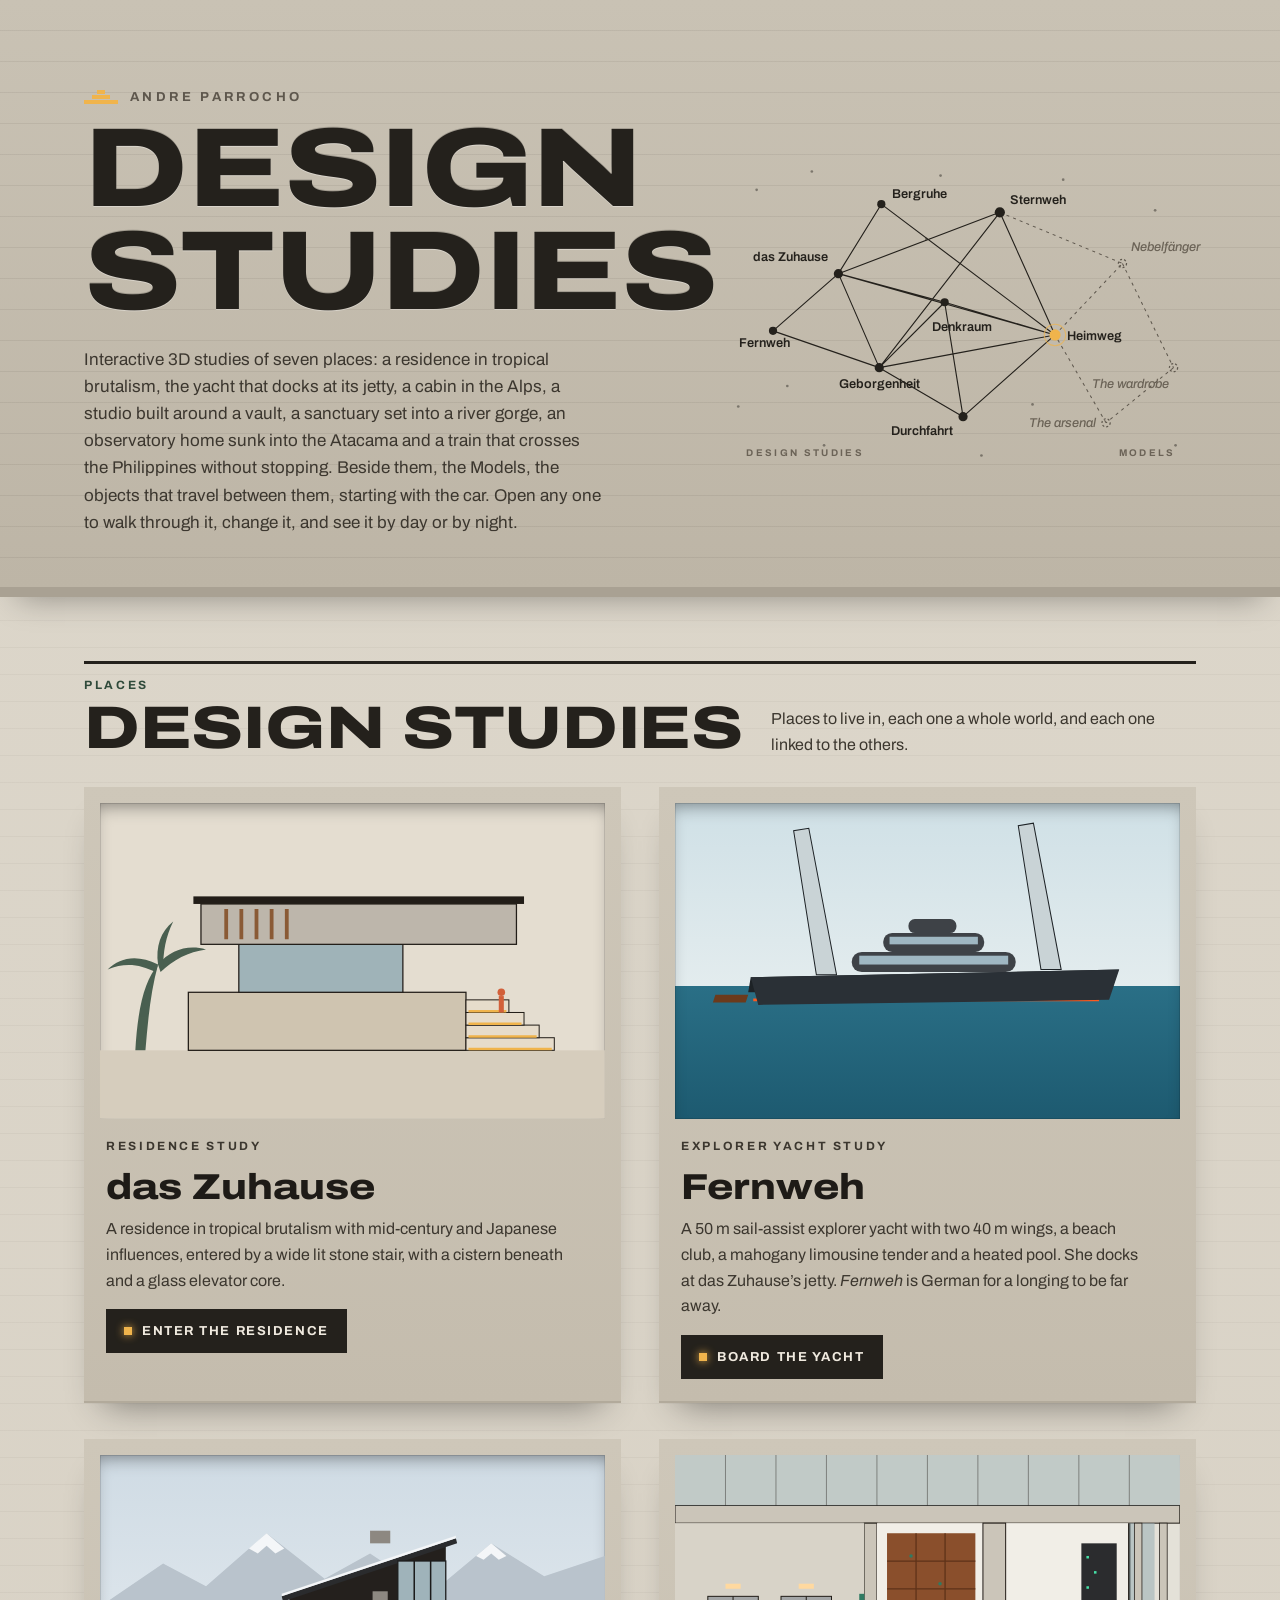
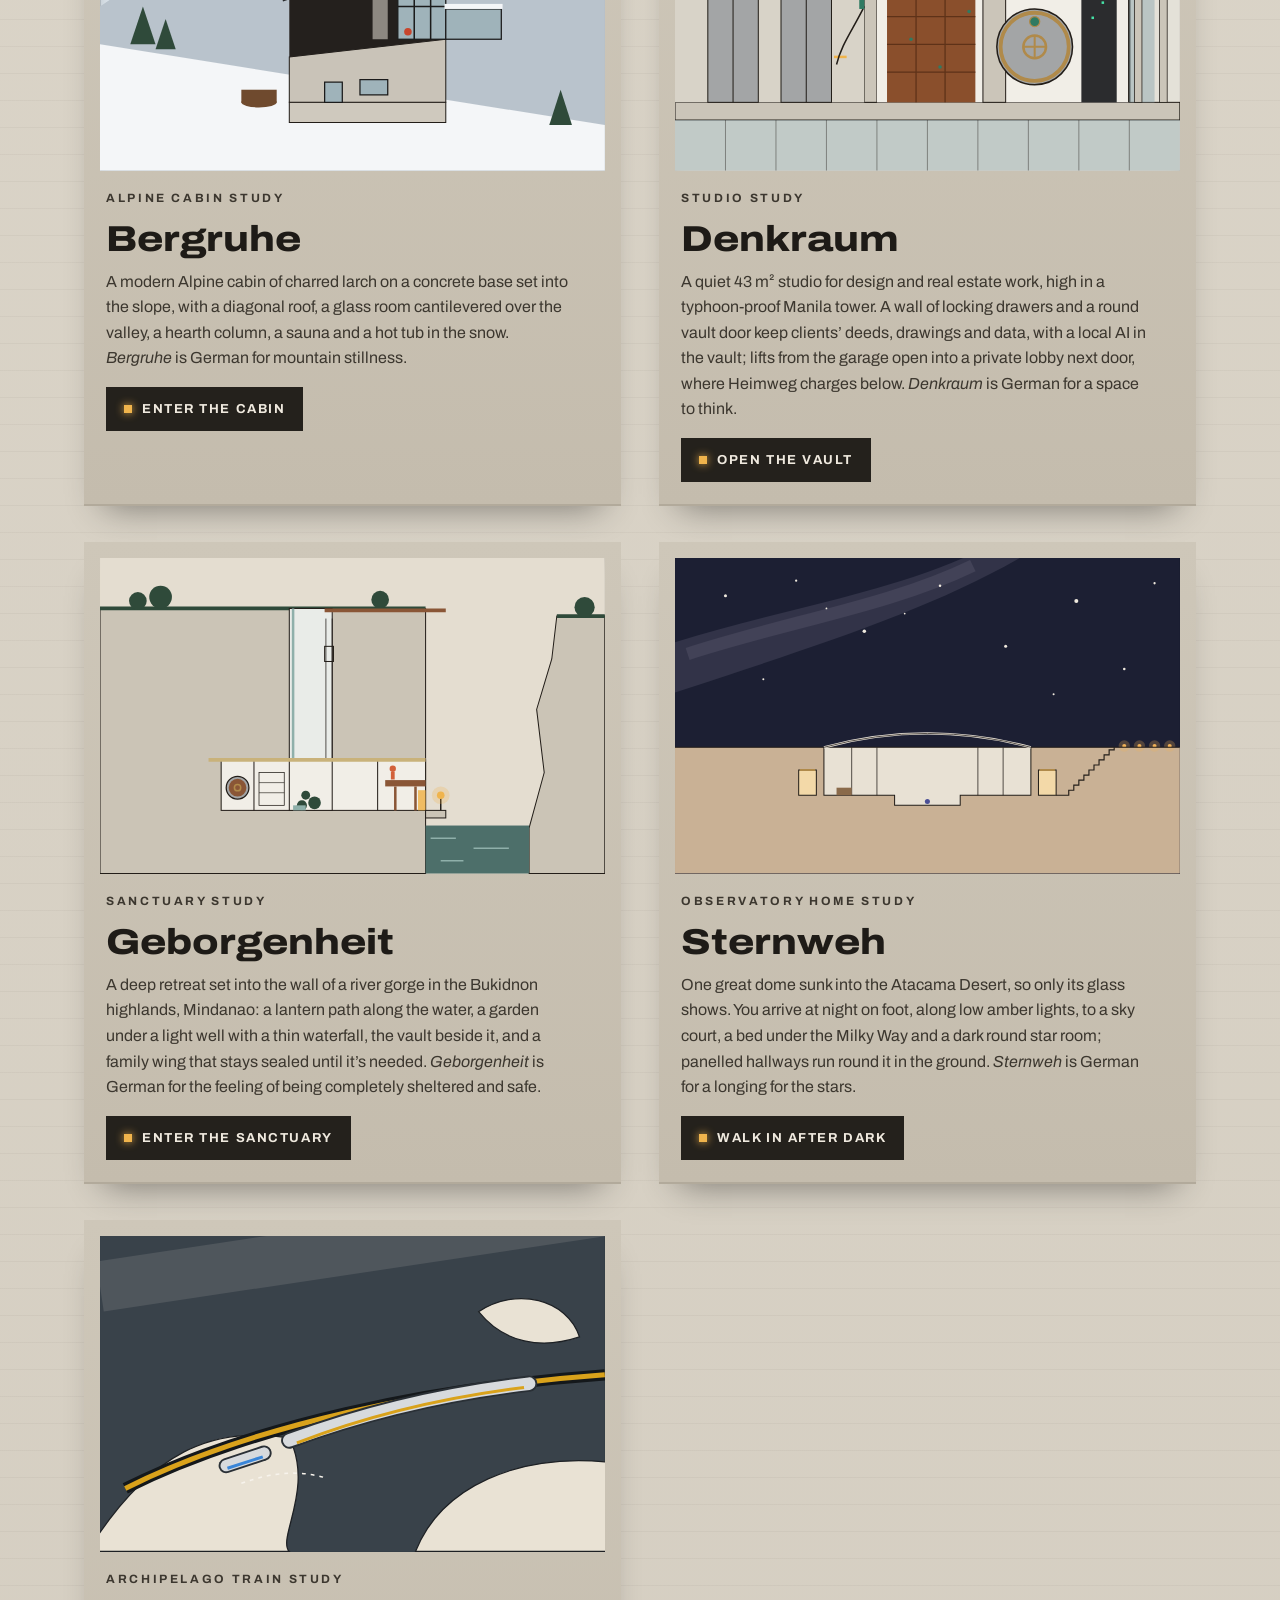
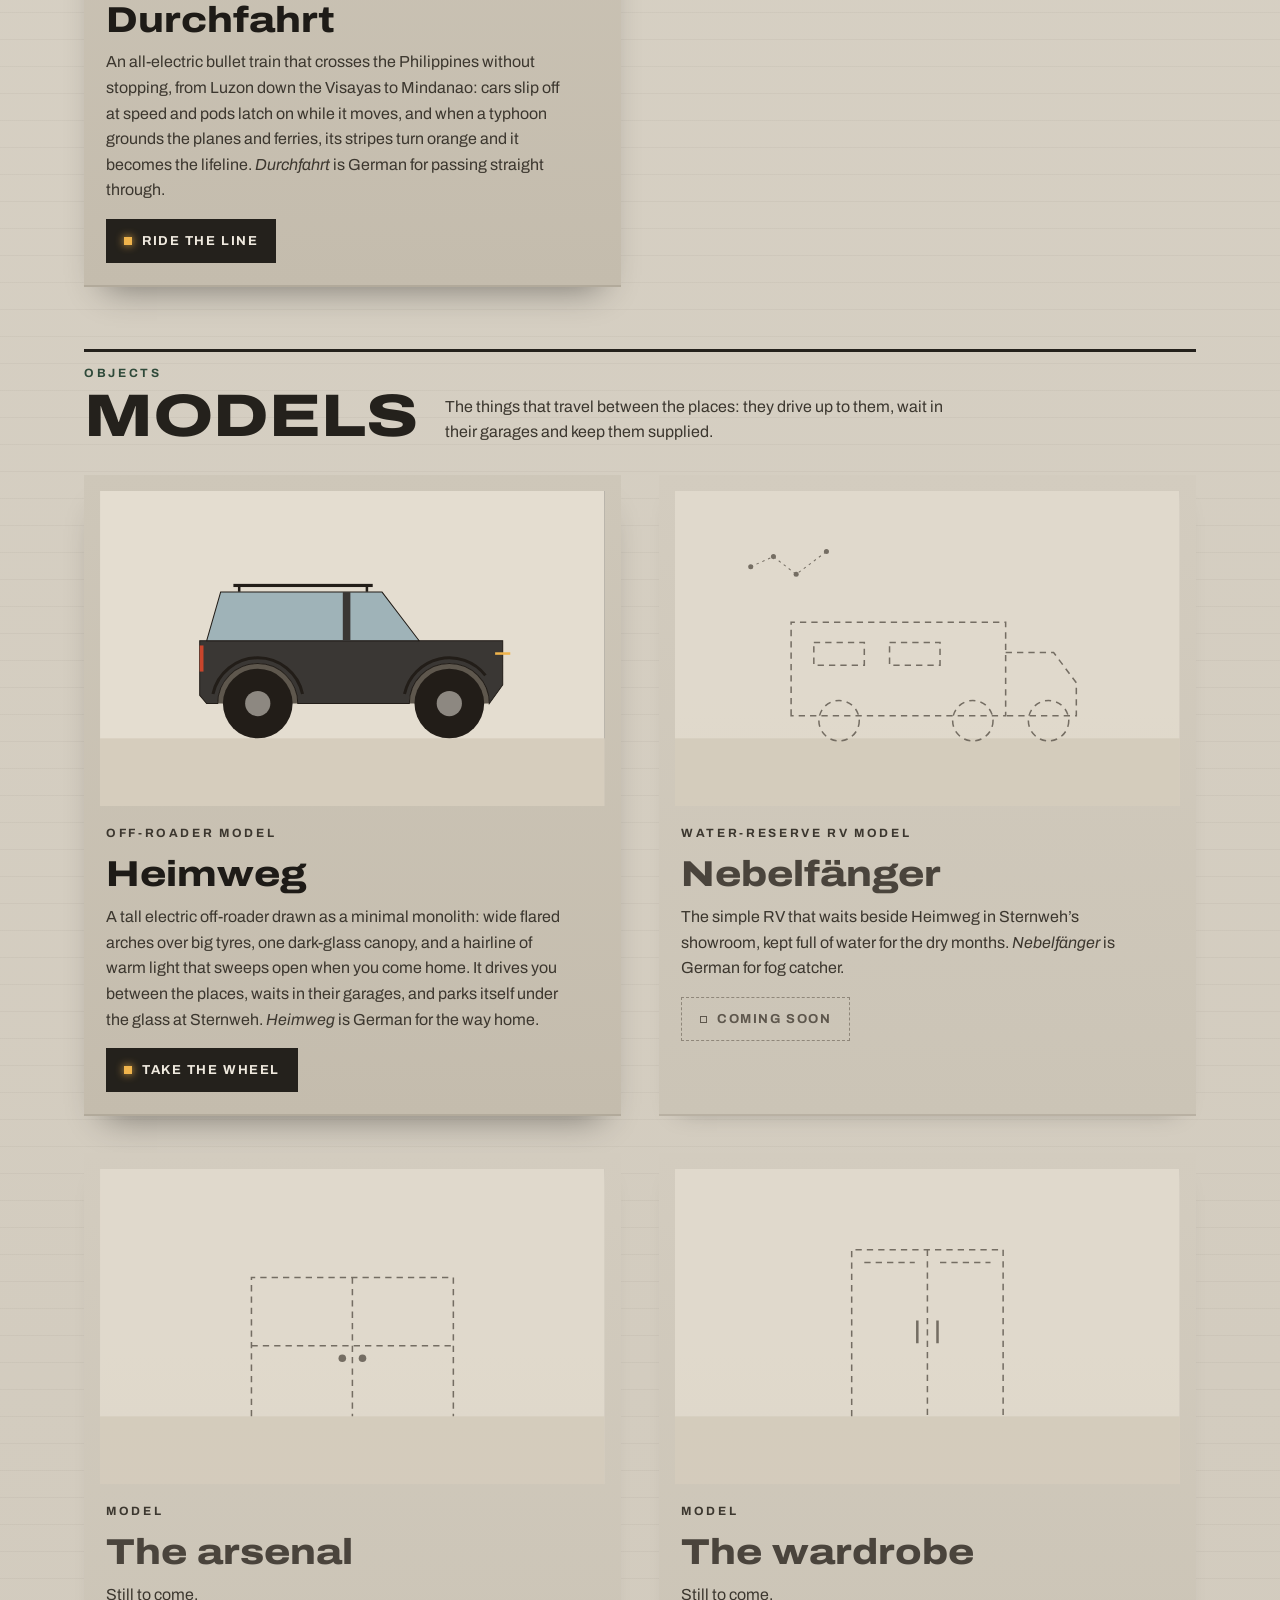
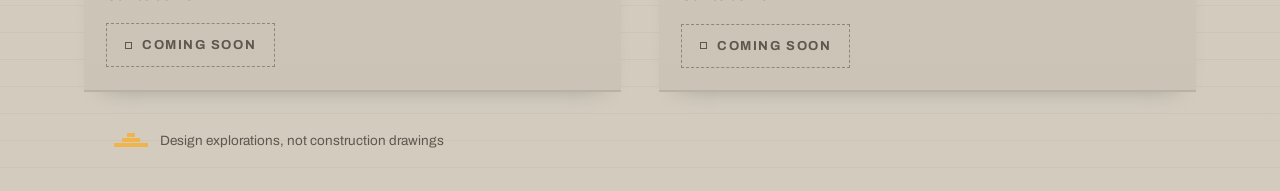
<file: index.html>
<!DOCTYPE html>
<html lang="en">
<head>
<meta charset="utf-8">
<meta name="viewport" content="width=device-width, initial-scale=1">
<title>Design Studies — Andre Parrocho</title>
<link rel="apple-touch-icon" href="/daszehause/icons/apple-touch-icon.png"><link rel="manifest" href="/daszehause/manifest.webmanifest"><meta name="apple-mobile-web-app-capable" content="yes"><meta name="mobile-web-app-capable" content="yes"><meta name="apple-mobile-web-app-title" content="Design Studies"><link rel="icon" type="image/png" sizes="192x192" href="/daszehause/icons/icon-192.png">
<meta name="description" content="Interactive 3D design studies by Andre Parrocho. Design Studies, the places: das Zuhause, a residence in tropical brutalism; Fernweh, the explorer yacht that docks at its jetty; Bergruhe, a cabin in the Alps; Denkraum, a vault-hearted studio high in a Manila tower; Geborgenheit, a sanctuary set into a river gorge in Mindanao; Sternweh, an observatory home sunk into the Atacama Desert; and Durchfahrt, a non-stop train across the Philippines. Models, the objects that travel between them: Heimweg, the off-roader, with more to come.">
<meta property="og:title" content="Design Studies — Andre Parrocho"><meta property="og:description" content="Seven places, das Zuhause, Fernweh, Bergruhe, Denkraum, Geborgenheit, Sternweh and Durchfahrt, and the Models that travel between them, starting with Heimweg, the off-roader."><meta property="og:type" content="website"><meta property="og:url" content="https://24-00237.github.io/daszehause/"><meta property="og:image" content="https://24-00237.github.io/daszehause/preview.png"><meta property="og:image:width" content="1200"><meta property="og:image:height" content="630"><meta name="twitter:card" content="summary_large_image">
<link rel="preconnect" href="https://fonts.googleapis.com">
<link href="https://fonts.googleapis.com/css2?family=Archivo:wdth,wght@100..125,400..800&display=swap" rel="stylesheet">
<style>
/* VOICE: monumental and calm — tropical brutalism, with only a slight art deco accent.
   IDEA: a board-formed concrete entrance wall in the tropics: heavy cast lettering, deep-set openings, a star map linking the studies and the models, one lit stair.
   PICTURE: each study shown as a drawing set deep into a thick concrete frame; a star map of how everything connects and the amber stair lights carry the mood.
   COLOUR and TYPE: warm board-formed concrete, charcoal ink, tropical green, one amber accent from the step lights; Archivo wide and heavy.
   LAYOUT: massive left-aligned title on a concrete band with the star map beside it, then two groups of deep-set sheets, Design Studies (places) and Models (objects), that stack below 760px. The deco touch is one small stepped mark. */
:root{color-scheme:light;--con:#d8d2c6;--con2:#cbc4b6;--ink:#1e1b17;--mute:#5e574d;--amber:#f0b44c;--green:#2f4a3a;--deep:#8f877a}
*{box-sizing:border-box;min-width:0}
body{margin:0;color:var(--ink);font:16px/1.6 Archivo,system-ui,sans-serif;overflow-x:clip;
 background:repeating-linear-gradient(180deg,rgba(0,0,0,0) 0 26px,rgba(60,50,40,.045) 26px 27px),linear-gradient(#ddd7cb,#d2cbbe)}
a{color:inherit}
.band{position:relative;overflow:hidden;background:linear-gradient(#c9c2b4,#bdb5a6);border-bottom:10px solid #a9a193;box-shadow:0 18px 30px -18px rgba(0,0,0,.35)}
.band::after{content:"";position:absolute;inset:0;background:repeating-linear-gradient(180deg,rgba(0,0,0,0) 0 30px,rgba(40,32,24,.07) 30px 31px);pointer-events:none}
.head{position:relative;z-index:1;max-width:1240px;margin:0 auto;padding:clamp(40px,7vw,96px) max(5vw,16px) clamp(30px,4vw,52px);display:grid;grid-template-columns:minmax(0,1fr) minmax(0,470px);gap:clamp(20px,4vw,56px);align-items:center}
.by{font:700 13px Archivo,sans-serif;letter-spacing:.26em;text-transform:uppercase;color:var(--mute);margin:0 0 14px;display:flex;align-items:center;gap:12px}
/* the slight deco accent: a small stepped mark, like a ziggurat in cast concrete */
.mark{width:34px;height:14px;flex:none;background:linear-gradient(var(--amber),var(--amber)) 13px 0/8px 4px no-repeat,linear-gradient(var(--amber),var(--amber)) 8px 5px/18px 4px no-repeat,linear-gradient(var(--amber),var(--amber)) 0 10px/34px 4px no-repeat}
h1{font-size:clamp(46px,9vw,112px);line-height:.92;margin:0;font-stretch:125%;font-weight:800;letter-spacing:-.01em;text-transform:uppercase;text-wrap:balance;color:#24211c;text-shadow:0 1px 0 rgba(255,255,255,.35),0 -1px 0 rgba(0,0,0,.18)}
.intro{max-width:52ch;margin:22px 0 0;color:#3c372f;font-size:17px}
/* the star map: every study and model is a star; the lines are the real links between them */
.map{display:block;width:100%;height:auto;overflow:visible}
.map text{font:600 12.5px Archivo,sans-serif;fill:#24211c}.map .f text{fill:#6b6357;font-weight:500;font-style:italic}.map .gl{font:700 9.5px Archivo,sans-serif;letter-spacing:.24em;text-transform:uppercase;fill:#6b6357}
.map .hit{fill:transparent}.map a{cursor:pointer;outline:none}.map a:hover text,.map a:focus-visible text{fill:var(--green);text-decoration:underline}.map a:focus-visible .hit{stroke:var(--amber);stroke-width:2.5}
main{max-width:1240px;margin:0 auto;padding:0 max(5vw,16px) 40px}
.group{padding-top:clamp(34px,5vw,64px)}
.ghead{display:grid;grid-template-columns:minmax(0,auto) minmax(0,1fr);align-items:end;gap:8px 28px;margin:0 0 clamp(18px,3vw,30px);border-top:3px solid #24211c;padding-top:14px}
.ghead .kind{grid-column:1/-1}
.ghead h2{font-size:clamp(32px,5vw,60px);line-height:.95;margin:0;font-stretch:125%;font-weight:800;text-transform:uppercase;letter-spacing:-.005em;color:#24211c}
.ghead p.lead{margin:0;max-width:56ch;color:#3c372f;font-size:16px}
.grid{display:grid;grid-template-columns:repeat(auto-fit,minmax(min(100%,420px),1fr));gap:clamp(20px,3vw,40px)}
.sheet{display:flex;flex-direction:column;text-decoration:none;background:linear-gradient(#cec7b9,#c4bcad);padding:16px 16px 0;box-shadow:0 2px 0 #b2aa9b,0 22px 34px -20px rgba(0,0,0,.45);transition:transform .35s ease,box-shadow .35s ease}
a.sheet:hover{transform:translateY(-4px);box-shadow:0 2px 0 #b2aa9b,0 30px 40px -20px rgba(0,0,0,.5)}
a.sheet:focus-visible{outline:3px solid var(--amber);outline-offset:4px}
.pic{position:relative;aspect-ratio:16/10;overflow:hidden;box-shadow:inset 0 10px 18px -8px rgba(0,0,0,.45),inset 0 0 0 1px rgba(0,0,0,.12)}
.pic svg,.pic img{position:absolute;inset:0;width:100%;height:100%}.pic img{object-fit:cover;display:block}
.zu .pic{background:#e4ddd0}.bg .pic{background:linear-gradient(#cfdbe4,#e9eef2)}.hw .pic{background:#2a2a2c}.dk .pic{background:#e4e1d8}.gb .pic{background:#e4ddd0}.sw .pic{background:#1c1f33}.df .pic{background:#39424a}.fw .pic{background:linear-gradient(#cfe0e6,#e3ecee 58%,#2a6f86 58%,#1d5a70)}
.txt{padding:20px 6px 22px}
.kind{font:700 12px Archivo,sans-serif;letter-spacing:.22em;text-transform:uppercase;color:var(--green);margin:0}
h3{font-size:clamp(28px,3vw,36px);line-height:1.05;margin:6px 0 10px;font-stretch:118%;font-weight:800}
.txt p{margin:0 0 16px;max-width:52ch;color:#3c372f}
.go{display:inline-flex;align-items:center;gap:10px;font:700 13px Archivo,sans-serif;letter-spacing:.12em;text-transform:uppercase;min-height:44px;padding:0 18px;background:#24211c;color:#efe9de}
.go i{width:8px;height:8px;background:var(--amber);box-shadow:0 0 8px var(--amber)}
a.sheet:hover .go{background:#3a3530}
/* models still to come: a dashed outline in a paler frame, not a link */
.soon{background:linear-gradient(#d3ccbf,#cbc4b6);box-shadow:0 2px 0 #b9b1a3,0 14px 24px -20px rgba(0,0,0,.35)}.soon .pic{opacity:.8}.soon h3{color:#4a443c}
.go.soonl{background:transparent;color:var(--mute);border:1.5px dashed #8f877a}.go.soonl i{background:transparent;border:1.5px solid var(--mute);box-shadow:none;width:7px;height:7px}
footer{max-width:1180px;margin:0 auto;padding:0 max(5vw,16px) 40px;color:var(--mute);font-size:13.5px;display:flex;align-items:center;gap:12px;flex-wrap:wrap}
@media(max-width:900px){.head{grid-template-columns:minmax(0,1fr)}.map{max-width:520px}.ghead{grid-template-columns:minmax(0,1fr)}}
@media(max-width:760px){.grid{grid-template-columns:minmax(0,1fr)}}
@media(prefers-reduced-motion:reduce){.sheet{transition:none}a.sheet:hover{transform:none}}
</style>
</head>
<body>
<div class="band">
  <div class="head">
    <div>
      <p class="by"><span class="mark" aria-hidden="true"></span>Andre Parrocho</p>
      <h1>Design Studies</h1>
      <p class="intro">Interactive 3D studies of seven places: a residence in tropical brutalism, the yacht that docks at its jetty, a cabin in the Alps, a studio built around a vault, a sanctuary set into a river gorge, an observatory home sunk into the Atacama and a train that crosses the Philippines without stopping. Beside them, the Models, the objects that travel between them, starting with the car. Open any one to walk through it, change it, and see it by day or by night.</p>
    </div>
    <svg class="map" viewBox="0 0 460 320" role="group" aria-label="How the studies and models connect: each star opens one">
      <g fill="#24211c" opacity=".45"><circle cx="30" cy="40" r="1.3"/><circle cx="84" cy="22" r="1.3"/><circle cx="210" cy="26" r="1.3"/><circle cx="330" cy="30" r="1.3"/><circle cx="420" cy="60" r="1.3"/><circle cx="12" cy="252" r="1.3"/><circle cx="96" cy="290" r="1.3"/><circle cx="250" cy="300" r="1.3"/><circle cx="300" cy="250" r="1.3"/><circle cx="440" cy="290" r="1.3"/><circle cx="196" cy="88" r="1.3"/><circle cx="60" cy="232" r="1.3"/></g>
      <path d="M232 262L214 150 M232 262L150 214 M232 262L322 182 M110 122L46 178 M110 122L152 54 M110 122L214 150 M110 122L150 214 M214 150L150 214 M46 178L150 214 M268 62L150 214 M268 62L110 122 M322 182L152 54 M322 182L214 150 M322 182L150 214 M322 182L268 62 M322 182L110 122" fill="none" stroke="#24211c" stroke-width="1.1"/>
      <path d="M268 62L388 112 M322 182L388 112 M388 112L438 214 M438 214L372 268 M372 268L322 182" fill="none" stroke="#5e574d" stroke-width="1" stroke-dasharray="3 4"/>
      <text class="gl" x="20" y="300">Design Studies</text><text class="gl" x="440" y="300" text-anchor="end">Models</text>
      <a class="nd" href="zuhause/"><title>das Zuhause</title><circle class="hit" cx="110" cy="122" r="28"/><circle cx="110" cy="122" r="4.5" fill="#24211c"/><text x="100" y="110" text-anchor="end">das Zuhause</text></a><a class="nd" href="fernweh/"><title>Fernweh</title><circle class="hit" cx="46" cy="178" r="28"/><circle cx="46" cy="178" r="4" fill="#24211c"/><text x="38" y="194" text-anchor="middle">Fernweh</text></a><a class="nd" href="bergruhe/"><title>Bergruhe</title><circle class="hit" cx="152" cy="54" r="28"/><circle cx="152" cy="54" r="4" fill="#24211c"/><text x="162" y="48" text-anchor="start">Bergruhe</text></a><a class="nd" href="denkraum/"><title>Denkraum</title><circle class="hit" cx="214" cy="150" r="28"/><circle cx="214" cy="150" r="4" fill="#24211c"/><text x="202" y="178" text-anchor="start">Denkraum</text></a><a class="nd" href="geborgenheit/"><title>Geborgenheit</title><circle class="hit" cx="150" cy="214" r="28"/><circle cx="150" cy="214" r="4.5" fill="#24211c"/><text x="150" y="234" text-anchor="middle">Geborgenheit</text></a><a class="nd" href="sternweh/"><title>Sternweh</title><circle class="hit" cx="268" cy="62" r="28"/><circle cx="268" cy="62" r="5" fill="#24211c"/><text x="278" y="54" text-anchor="start">Sternweh</text></a><a class="nd" href="durchfahrt/"><title>Durchfahrt</title><circle class="hit" cx="232" cy="262" r="28"/><circle cx="232" cy="262" r="4.5" fill="#24211c"/><text x="222" y="280" text-anchor="end">Durchfahrt</text></a><a class="nd" href="heimweg/"><title>Heimweg</title><circle class="hit" cx="322" cy="182" r="28"/><circle cx="322" cy="182" r="5.5" fill="#f0b44c"/><circle cx="322" cy="182" r="10.5" fill="none" stroke="#f0b44c" stroke-width="1" opacity=".7"/><text x="334" y="187" text-anchor="start">Heimweg</text></a><g class="nd f"><title>Nebelfänger: coming soon</title><circle cx="388" cy="112" r="4" fill="none" stroke="#5e574d" stroke-width="1.2" stroke-dasharray="2 2"/><text x="396" y="100" text-anchor="start">Nebelfänger</text></g><g class="nd f"><title>The arsenal: coming soon</title><circle cx="372" cy="268" r="4" fill="none" stroke="#5e574d" stroke-width="1.2" stroke-dasharray="2 2"/><text x="362" y="272" text-anchor="end">The arsenal</text></g><g class="nd f"><title>The wardrobe: coming soon</title><circle cx="438" cy="214" r="4" fill="none" stroke="#5e574d" stroke-width="1.2" stroke-dasharray="2 2"/><text x="434" y="234" text-anchor="end">The wardrobe</text></g>
    </svg>
  </div>
</div>
<main>
  <section class="group" aria-labelledby="h-studies">
    <div class="ghead"><p class="kind">Places</p><h2 id="h-studies">Design Studies</h2><p class="lead">Places to live in, each one a whole world, and each one linked to the others.</p></div>
    <div class="grid">
  <a class="sheet zu" href="zuhause/">
    <div class="pic"><svg viewBox="0 0 400 250" role="img" aria-label="Elevation of das Zuhause: a glass pavilion and a cantilevered concrete bar on a stone plinth, reached by a wide lit stair">
      <rect x="0" y="196" width="400" height="54" fill="#d6cdbd"/>
      <rect x="70" y="150" width="220" height="46" fill="#cfc4b0" stroke="#221d18"/>
      <g fill="#e6dccb" stroke="#221d18" stroke-width=".8"><rect x="290" y="186" width="70" height="10"/><rect x="290" y="176" width="58" height="10"/><rect x="290" y="166" width="46" height="10"/><rect x="290" y="156" width="34" height="10"/></g>
      <g stroke="#f0b44c" stroke-width="2"><path d="M292 195h66M292 185h54M292 175h42M292 165h30"/></g>
      <rect x="110" y="112" width="130" height="38" fill="#9fb3b8" stroke="#221d18"/>
      <rect x="80" y="80" width="250" height="32" fill="#bdb6ab" stroke="#221d18"/>
      <rect x="74" y="74" width="262" height="6" fill="#221d18"/>
      <g stroke="#8a5a35" stroke-width="3"><path d="M100 84v24M112 84v24M124 84v24M136 84v24M148 84v24"/></g>
      <g fill="#2f4a3a" opacity=".85"><path d="M28 196 C30 160 36 140 46 128 C40 150 38 172 36 196Z"/><path d="M46 128 C30 120 16 122 6 132 C20 126 32 128 44 134Z"/><path d="M46 128 C56 116 70 112 84 116 C70 118 58 124 48 134Z"/><path d="M46 128 C44 114 48 102 58 94 C52 106 50 118 50 132Z"/></g>
      <circle cx="318" cy="150" r="3" fill="#d2603a"/><rect x="316" y="153" width="4" height="13" fill="#d2603a"/>
    </svg></div>
    <div class="txt"><p class="kind">Residence study</p><h3>das Zuhause</h3><p>A residence in tropical brutalism with mid-century and Japanese influences, entered by a wide lit stone stair, with a cistern beneath and a glass elevator core.</p><span class="go"><i></i>Enter the residence</span></div>
  </a>
  <a class="sheet fw" href="fernweh/">
    <div class="pic"><svg viewBox="0 0 400 250" role="img" aria-label="Profile of Fernweh: a dark explorer yacht with stacked rounded decks and two tall raked wing sails">
      <path d="M58 150 L330 150 L352 132 L60 138 Z" fill="#1d2226"/>
      <path d="M62 156 L336 156" stroke="#ff5a1f" stroke-width="2"/>
      <path d="M60 138 L352 132 L344 156 L66 160 Z" fill="#2a3036"/>
      <rect x="140" y="118" width="130" height="16" rx="8" fill="#3e4247"/><rect x="146" y="121" width="118" height="7" fill="#9fb7c2"/>
      <rect x="165" y="103" width="80" height="15" rx="7" fill="#3e4247"/><rect x="170" y="106" width="70" height="6" fill="#9fb7c2"/>
      <rect x="185" y="92" width="38" height="11" rx="5" fill="#3e4247"/>
      <path d="M290 132 L272 18 L284 16 L306 132 Z" fill="#c9d3d6" stroke="#1d2226" stroke-width=".8"/>
      <path d="M112 136 L94 22 L106 20 L128 136 Z" fill="#c9d3d6" stroke="#1d2226" stroke-width=".8"/>
      <path d="M30 158 L56 158 L58 152 L32 152 Z" fill="#6b3a1c"/>
    </svg></div>
    <div class="txt"><p class="kind">Explorer yacht study</p><h3>Fernweh</h3><p>A 50 m sail-assist explorer yacht with two 40 m wings, a beach club, a mahogany limousine tender and a heated pool. She docks at das Zuhause’s jetty. <i>Fernweh</i> is German for a longing to be far away.</p><span class="go"><i></i>Board the yacht</span></div>
  </a>
  <a class="sheet bg" href="bergruhe/">
    <div class="pic"><svg viewBox="0 0 400 250" role="img" aria-label="Elevation of Bergruhe: a dark timber cabin with a diagonal roof rising toward the valley, a glass wall, a cantilevered glass room and a concrete base set into a snowy slope">
      <path d="M0 120 L50 86 L84 104 L132 62 L178 98 L214 78 L262 110 L310 70 L352 96 L400 80 V250 H0Z" fill="#b9c3cc"/>
      <path d="M118 74 L132 62 L146 74 L139 78 L132 72 L125 78Z M298 80 L310 70 L322 80 L316 83 L310 78 L304 83Z" fill="#f4f6f8"/>
      <path d="M0 150 L400 214 V250 H0Z" fill="#f4f6f8"/>
      <g fill="#2f4a3a"><path d="M24 150 l10 -30 l10 30z"/><path d="M44 154 l8 -24 l8 24z"/><path d="M356 214 l9 -28 l9 28z"/></g>
      <path d="M150 196 L274 196 L274 212 L150 212Z" fill="#cfc9be" stroke="#221d18" stroke-width=".8"/>
      <path d="M150 160 L150 196 L274 196 L274 146 Z" fill="#c9c3b8" stroke="#221d18" stroke-width=".8"/>
      <path d="M150 160 L150 110 L274 70 L274 146 Z" fill="#24201d"/>
      <path d="M144 112 L282 66 L283 70 L145 116Z" fill="#2a2b2d"/>
      <path d="M144 110 L282 64 L282 66 L144 112Z" fill="#f4f6f8"/>
      <rect x="236" y="84" width="38" height="62" fill="#9fb3ba" stroke="#1b1b1b"/>
      <path d="M249 84 v62 M262 84 v62 M236 120 h38" stroke="#1b1b1b" stroke-width="1.2"/>
      <rect x="274" y="122" width="44" height="24" fill="#9fb3ba" stroke="#1b1b1b"/><rect x="273" y="118" width="46" height="4" fill="#f4f6f8"/>
      <rect x="216" y="108" width="12" height="38" fill="#8d8881"/><rect x="214" y="60" width="16" height="10" fill="#8d8881"/>
      <path d="M178 180 h14 v16 h-14z M206 178 h22 v12 h-22z" fill="#9fb3ba" stroke="#1b1b1b"/>
      <ellipse cx="126" cy="196" rx="14" ry="4" fill="#6f4a2e"/><rect x="112" y="186" width="28" height="10" fill="#6f4a2e"/>
      <circle cx="244" cy="140" r="3" fill="#c8452c"/>
    </svg></div>
    <div class="txt"><p class="kind">Alpine cabin study</p><h3>Bergruhe</h3><p>A modern Alpine cabin of charred larch on a concrete base set into the slope, with a diagonal roof, a glass room cantilevered over the valley, a hearth column, a sauna and a hot tub in the snow. <i>Bergruhe</i> is German for mountain stillness.</p><span class="go"><i></i>Enter the cabin</span></div>
  </a>
  <a class="sheet dk" href="denkraum/">
    <div class="pic"><svg viewBox="0 0 400 250" role="img" aria-label="Section through Denkraum: a corner studio on a high tower floor, a wall of locking drawers and a round vault door at the back, the servers behind it, and the private lift lobby next door">
      <rect width="400" height="250" fill="#e4e1d8"/>
      <g fill="#cbc5b9" stroke="#221d18" stroke-width=".8"><rect x="0" y="40" width="400" height="14"/><rect x="0" y="196" width="400" height="14"/></g>
      <g fill="#9fb3b8" opacity=".5"><rect x="0" y="0" width="400" height="40"/><rect x="0" y="210" width="400" height="40"/></g>
      <g stroke="#221d18" stroke-width=".6" opacity=".55"><path d="M40 0v40M80 0v40M120 0v40M160 0v40M200 0v40M240 0v40M280 0v40M320 0v40M360 0v40M40 210v40M80 210v40M120 210v40M160 210v40M200 210v40M240 210v40M280 210v40M320 210v40M360 210v40"/></g>
      <rect x="150" y="54" width="10" height="142" fill="#cbc5b9" stroke="#221d18" stroke-width=".8"/>
      <rect x="160" y="54" width="200" height="142" fill="#f1eee7"/>
      <rect x="168" y="62" width="70" height="134" fill="#8a4f2c"/>
      <g stroke="#5e3218" stroke-width="1"><path d="M168 84h70M168 106h70M168 128h70M168 150h70M168 172h70M191 62v134M214 62v134"/></g>
      <g fill="#2f7a62"><circle cx="187" cy="80" r="1.4"/><circle cx="210" cy="102" r="1.4"/><circle cx="233" cy="124" r="1.4"/><circle cx="187" cy="146" r="1.4"/><circle cx="210" cy="168" r="1.4"/></g>
      <rect x="244" y="54" width="18" height="142" fill="#cbc5b9" stroke="#221d18" stroke-width=".8"/>
      <circle cx="285" cy="152" r="30" fill="#a3a5a6" stroke="#221d18" stroke-width="1.2"/><circle cx="285" cy="152" r="27" fill="none" stroke="#b08a4a" stroke-width="3"/><circle cx="285" cy="152" r="9" fill="none" stroke="#b08a4a" stroke-width="2"/><path d="M276 152h18M285 143v18" stroke="#b08a4a" stroke-width="1.6"/><circle cx="285" cy="132" r="4" fill="#2f7a62" stroke="#b08a4a"/>
      <rect x="322" y="70" width="28" height="126" fill="#2b2c2e"/>
      <g fill="#45e0a6"><rect x="326" y="80" width="2" height="2"/><rect x="332" y="92" width="2" height="2"/><rect x="326" y="104" width="2" height="2"/><rect x="338" y="116" width="2" height="2"/><rect x="330" y="128" width="2" height="2"/></g>
      <path d="M360 54v142" stroke="#221d18" stroke-width="2"/><rect x="360" y="54" width="20" height="142" fill="#9fb3b8" opacity=".6"/>
      <g fill="#cbc5b9" stroke="#221d18" stroke-width=".6"><rect x="364" y="54" width="6" height="142"/><rect x="384" y="54" width="6" height="142"/></g>
      <rect x="0" y="54" width="150" height="142" fill="#d8d3c8"/>
      <g fill="#a3a5a6" stroke="#221d18" stroke-width=".8"><rect x="26" y="112" width="40" height="84"/><rect x="84" y="112" width="40" height="84"/></g>
      <path d="M46 112v84M104 112v84" stroke="#221d18" stroke-width=".8"/><g fill="#ffd9a0"><rect x="40" y="102" width="12" height="4"/><rect x="98" y="102" width="12" height="4"/></g>
      <path d="M126 160h10" stroke="#f0b44c" stroke-width="2"/>
      <path d="M150 120 C140 140 132 150 128 166" fill="none" stroke="#221d18" stroke-width="1.2"/><rect x="146" y="110" width="4" height="12" fill="#2f7a62"/>
    </svg></div>
    <div class="txt"><p class="kind">Studio study</p><h3>Denkraum</h3><p>A quiet 43 m² studio for design and real estate work, high in a typhoon-proof Manila tower. A wall of locking drawers and a round vault door keep clients’ deeds, drawings and data, with a local AI in the vault; lifts from the garage open into a private lobby next door, where Heimweg charges below. <i>Denkraum</i> is German for a space to think.</p><span class="go"><i></i>Open the vault</span></div>
  </a>
  <a class="sheet gb" href="geborgenheit/">
    <div class="pic"><svg viewBox="0 0 400 250" role="img" aria-label="Section through Geborgenheit: rooms carved into the wall of a river gorge just above the water, a light well rising from an underground garden to the plateau with a thin waterfall and a glass lift, the vault beside the garden, and a lantern at the door">
      <rect width="400" height="250" fill="#e4ddd0"/>
      <path d="M0 40 H258 V250 H0Z" fill="#cbc4b6" stroke="#221d18" stroke-width=".8"/>
      <path d="M362 46 H400 V250 H340 V214 L352 170 L346 120 L358 80Z" fill="#cbc4b6" stroke="#221d18" stroke-width=".8"/>
      <path d="M0 40 H258 M362 46 H400" stroke="#2f4a3a" stroke-width="3"/>
      <g fill="#2f4a3a"><circle cx="30" cy="34" r="7"/><circle cx="48" cy="31" r="9"/><circle cx="222" cy="33" r="7"/><circle cx="384" cy="39" r="8"/></g>
      <rect x="258" y="212" width="82" height="38" fill="#4d6f6a"/><path d="M262 222h20M296 230h28M270 240h18" stroke="#8fb0aa" stroke-width="1.2"/>
      <rect x="150" y="40" width="34" height="160" fill="#e9ece8" stroke="#221d18" stroke-width=".8"/>
      <path d="M153 40 V196" stroke="#8fb0aa" stroke-width="2"/>
      <path d="M179 48 V198 M184 48 V198" stroke="#221d18" stroke-width=".6"/><rect x="178" y="70" width="7" height="12" fill="none" stroke="#221d18" stroke-width=".8"/>
      <path d="M178 40 H274 V43 H178Z" fill="#8a5636"/>
      <rect x="96" y="160" width="162" height="40" fill="#f1eee7" stroke="#221d18" stroke-width=".8"/>
      <path d="M150 160 V200 M184 160 V200 M122 160 V200 M220 160 V200" stroke="#221d18" stroke-width=".8"/>
      <g fill="#2f4a3a"><circle cx="160" cy="196" r="4"/><circle cx="170" cy="194" r="5"/><circle cx="163" cy="188" r="3.5"/></g>
      <rect x="153" y="196" width="10" height="4" fill="#8fb0aa"/>
      <circle cx="109" cy="182" r="9" fill="#a3a5a6" stroke="#221d18" stroke-width="1"/><circle cx="109" cy="182" r="7" fill="#8a5636"/><circle cx="109" cy="182" r="2.5" fill="none" stroke="#b08a4a" stroke-width="1.2"/>
      <rect x="126" y="170" width="20" height="26" fill="none" stroke="#221d18" stroke-width=".6"/><path d="M126 178h20M126 186h20" stroke="#221d18" stroke-width=".5"/>
      <rect x="226" y="176" width="32" height="5" fill="#8a5636"/><path d="M234 181v19M250 181v19" stroke="#8a5636" stroke-width="2"/>
      <rect x="252" y="184" width="6" height="16" fill="#f0b44c" opacity=".85"/>
      <rect x="258" y="200" width="16" height="6" fill="#cbc4b6" stroke="#221d18" stroke-width=".8"/>
      <path d="M270 200 V190" stroke="#221d18" stroke-width="1.2"/><circle cx="270" cy="188" r="3" fill="#f0b44c"/><circle cx="270" cy="188" r="7" fill="#f0b44c" opacity=".25"/>
      <path d="M86 160 H258" stroke="#c9b27a" stroke-width="3"/>
      <circle cx="232" cy="167" r="2.5" fill="#d2603a"/><rect x="230.5" y="169.5" width="3" height="6" fill="#d2603a"/>
    </svg></div>
    <div class="txt"><p class="kind">Sanctuary study</p><h3>Geborgenheit</h3><p>A deep retreat set into the wall of a river gorge in the Bukidnon highlands, Mindanao: a lantern path along the water, a garden under a light well with a thin waterfall, the vault beside it, and a family wing that stays sealed until it’s needed. <i>Geborgenheit</i> is German for the feeling of being completely sheltered and safe.</p><span class="go"><i></i>Enter the sanctuary</span></div>
  </a>
  <a class="sheet sw" href="sternweh/">
    <div class="pic"><svg viewBox="0 0 400 250" role="img" aria-label="Section through Sternweh at night: a shallow glass lens on the desert, rooms sunk below it round a sunken court, panelled hallways in the ground on either side, a stair cut down to the door and low amber lights along the path, under the Milky Way">
      <rect width="400" height="250" fill="#1c1f33"/>
      <path d="M-10 70 C80 40 170 30 250 -10 L290 -10 C210 40 110 70 -10 110Z" fill="#c9c6d8" opacity=".12"/>
      <path d="M10 76 C90 50 170 38 236 6" fill="none" stroke="#c9c6d8" stroke-width="10" opacity=".1"/>
      <g fill="#efe9de"><circle cx="40" cy="30" r="1.2"/><circle cx="96" cy="18" r=".9"/><circle cx="150" cy="58" r="1.4"/><circle cx="210" cy="22" r="1"/><circle cx="262" cy="70" r="1.2"/><circle cx="318" cy="34" r="1.6"/><circle cx="356" cy="88" r="1"/><circle cx="380" cy="20" r=".9"/><circle cx="70" cy="96" r=".8"/><circle cx="300" cy="108" r=".8"/><circle cx="120" cy="40" r=".7"/><circle cx="182" cy="44" r=".7"/></g>
      <path d="M0 150 H400 V250 H0Z" fill="#c9b195"/>
      <path d="M118 150 H282 V188 H226 V196 H174 V188 H118Z" fill="#e8e1d4" stroke="#221d18" stroke-width=".8"/>
      <path d="M118 150 Q200 128 282 150" fill="none" stroke="#efe9de" stroke-width="1.8"/>
      <path d="M118 150 Q200 128 282 150" fill="none" stroke="#221d18" stroke-width=".6"/>
      <g stroke="#221d18" stroke-width=".6"><path d="M140 150 V188 M160 150 V188 M240 150 V188 M260 150 V188"/></g>
      <rect x="98" y="168" width="14" height="20" fill="#f3d9a8" stroke="#221d18" stroke-width=".8"/><rect x="288" y="168" width="14" height="20" fill="#f3d9a8" stroke="#221d18" stroke-width=".8"/>
      <path d="M99 168 h12 M289 168 h12" stroke="#b08a4a" stroke-width="1.6"/>
      <path d="M302 188 H312 V184 H316 V180 H320 V176 H324 V172 H328 V168 H332 V164 H336 V160 H340 V156 H344 V152 H348 V150" fill="none" stroke="#221d18" stroke-width=".9"/>
      <rect x="128" y="182" width="12" height="6" fill="#8a6a4a"/><circle cx="200" cy="193" r="2" fill="#4b4f96"/>
      <g fill="#f2b257"><circle cx="356" cy="149" r="1.6"/><circle cx="368" cy="149" r="1.6"/><circle cx="380" cy="149" r="1.6"/><circle cx="392" cy="149" r="1.6"/></g>
      <g fill="#f2b257" opacity=".25"><circle cx="356" cy="149" r="4.5"/><circle cx="368" cy="149" r="4.5"/><circle cx="380" cy="149" r="4.5"/><circle cx="392" cy="149" r="4.5"/></g>
      <path d="M0 150 H118 M282 150 H400" stroke="#221d18" stroke-width=".9"/>
    </svg></div>
    <div class="txt"><p class="kind">Observatory home study</p><h3>Sternweh</h3><p>One great dome sunk into the Atacama Desert, so only its glass shows. You arrive at night on foot, along low amber lights, to a sky court, a bed under the Milky Way and a dark round star room; panelled hallways run round it in the ground. <i>Sternweh</i> is German for a longing for the stars.</p><span class="go"><i></i>Walk in after dark</span></div>
  </a>
  <a class="sheet df" href="durchfahrt/">
    <div class="pic"><svg viewBox="0 0 400 250" role="img" aria-label="Durchfahrt: a silver bullet train with a gold stripe crossing a dark sea between paper islands, with a pod peeling off behind it">
      <rect width="400" height="250" fill="#39424a"/>
      <path d="M0 40 L400 -20" stroke="rgba(235,230,220,.12)" stroke-width="40"/>
      <path d="M-10 250 C40 170 90 150 150 160 C170 200 140 240 150 250Z M250 250 C270 200 330 170 410 180 V250Z M300 60 C330 40 370 50 380 80 C350 90 320 85 300 60Z" fill="#e9e2d4" stroke="#1d2024"/>
      <path d="M20 200 C120 150 260 120 400 110" fill="none" stroke="#14181b" stroke-width="9"/>
      <path d="M20 200 C120 150 260 120 400 110" fill="none" stroke="#d9a21b" stroke-width="4"/>
      <path d="M150 162 C215 138 280 124 340 117" fill="none" stroke="#2a3036" stroke-width="13" stroke-linecap="round"/>
      <path d="M150 162 C215 138 280 124 340 117" fill="none" stroke="#d7dadd" stroke-width="10" stroke-linecap="round"/>
      <path d="M156 164 C215 141 280 127 336 120" fill="none" stroke="#d9a21b" stroke-width="2.4"/>
      <path d="M100 182 L130 172" stroke="#2a3036" stroke-width="12" stroke-linecap="round"/><path d="M100 182 L130 172" stroke="#d7dadd" stroke-width="9" stroke-linecap="round"/><path d="M101 184 L129 175" stroke="#3a86d8" stroke-width="2.4"/>
      <path d="M112 196 C140 186 160 186 180 192" fill="none" stroke="#f7f3ec" stroke-width="1.2" stroke-dasharray="3 4"/>
    </svg></div>
    <div class="txt"><p class="kind">Archipelago train study</p><h3>Durchfahrt</h3><p>An all-electric bullet train that crosses the Philippines without stopping, from Luzon down the Visayas to Mindanao: cars slip off at speed and pods latch on while it moves, and when a typhoon grounds the planes and ferries, its stripes turn orange and it becomes the lifeline. <i>Durchfahrt</i> is German for passing straight through.</p><span class="go"><i></i>Ride the line</span></div>
  </a>
    </div>
  </section>
  <section class="group" aria-labelledby="h-models">
    <div class="ghead"><p class="kind">Objects</p><h2 id="h-models">Models</h2><p class="lead">The things that travel between the places: they drive up to them, wait in their garages and keep them supplied.</p></div>
    <div class="grid">
  <a class="sheet hw" href="heimweg/">
    <div class="pic"><svg viewBox="0 0 400 250" role="img" aria-label="Elevation of Heimweg: a tall squared-off off-roader with a dark body, a band of glass, big wheels under flared arches and a thin warm light at the nose">
      <rect width="400" height="250" fill="#e4ddd0"/>
      <rect x="0" y="196" width="400" height="54" fill="#d6cdbd"/>
      <path d="M93.3 168.4A31.7 31.7 0 0 1 156.7 168.4Z M245.10000000000002 168.4A31.7 31.7 0 0 1 308.5 168.4Z" fill="#5e574d"/>
      <path d="M84.5 168.4L93.3 168.4A31.7 31.7 0 0 1 156.7 168.4L245.10000000000002 168.4A31.7 31.7 0 0 1 308.5 168.4L319.1 153.7V118.7H79.0V162.0Z" fill="#3a3734" stroke="#221d18" stroke-width=".8"/>
      <polygon points="252.9,118.7 223.5,80.1 95.6,80.1 84.5,118.7" fill="#9fb3b8" stroke="#221d18" stroke-width=".8"/>
      <path d="M195.4 118.7V80.1" stroke="#3a3734" stroke-width="6"/>
      <path d="M89.5 160.9A36.3 36.3 0 0 1 160.5 160.9 M241.3 160.9A36.3 36.3 0 0 1 305.4 146.1" fill="none" stroke="#221d18" stroke-width="2.4"/>
      <g fill="#221d18"><circle cx="125.0" cy="168.4" r="27.6"/><circle cx="276.8" cy="168.4" r="27.6"/></g>
      <g fill="#8d8881"><circle cx="125.0" cy="168.4" r="10"/><circle cx="276.8" cy="168.4" r="10"/></g>
      <rect x="105.7" y="73.6" width="110.4" height="2.5" fill="#221d18"/>
      <path d="M110.3 75.9v4 M211.5 75.9v4" stroke="#221d18" stroke-width="2"/>
      <path d="M313.1 128.8h12" stroke="#f0b44c" stroke-width="2"/>
      <rect x="79.0" y="122.4" width="3" height="20.7" fill="#c8452c"/>
    </svg></div>
    <div class="txt"><p class="kind">Off-roader model</p><h3>Heimweg</h3><p>A tall electric off-roader drawn as a minimal monolith: wide flared arches over big tyres, one dark-glass canopy, and a hairline of warm light that sweeps open when you come home. It drives you between the places, waits in their garages, and parks itself under the glass at Sternweh. <i>Heimweg</i> is German for the way home.</p><span class="go"><i></i>Take the wheel</span></div>
  </a>
  <div class="sheet soon nb" aria-label="Nebelfänger, coming soon">
    <div class="pic"><svg viewBox="0 0 400 250" role="img" aria-label="Nebelfänger: a dashed outline, still to be drawn"><rect width="400" height="250" fill="#e4ddd0"/><rect x="0" y="196" width="400" height="54" fill="#d6cdbd"/><path d="M92 178 V104 H262 V178 Z M262 128 H300 L318 152 V178 H262" fill="none" stroke="#5e574d" stroke-width="1.2" stroke-dasharray="5 4"/><circle cx="130" cy="182" r="16" fill="none" stroke="#5e574d" stroke-width="1.2" stroke-dasharray="5 4"/><circle cx="236" cy="182" r="16" fill="none" stroke="#5e574d" stroke-width="1.2" stroke-dasharray="5 4"/><circle cx="296" cy="182" r="16" fill="none" stroke="#5e574d" stroke-width="1.2" stroke-dasharray="5 4"/><path d="M110 120 h40 v18 h-40z M170 120 h40 v18 h-40z" fill="none" stroke="#5e574d" stroke-width="1.2" stroke-dasharray="5 4"/><path d="M60 60 L78 52 L96 66 L120 48" fill="none" stroke="#5e574d" stroke-width=".8" stroke-dasharray="2 3"/><g fill="#5e574d"><circle cx="60" cy="60" r="2"/><circle cx="78" cy="52" r="2"/><circle cx="96" cy="66" r="2"/><circle cx="120" cy="48" r="2"/></g></svg></div>
    <div class="txt"><p class="kind">Water-reserve RV model</p><h3>Nebelfänger</h3><p>The simple RV that waits beside Heimweg in Sternweh’s showroom, kept full of water for the dry months. <i>Nebelfänger</i> is German for fog catcher.</p><span class="go soonl"><i></i>Coming soon</span></div>
  </div>
  <div class="sheet soon ar" aria-label="The arsenal, coming soon">
    <div class="pic"><svg viewBox="0 0 400 250" role="img" aria-label="The arsenal: a dashed outline, still to be drawn"><rect width="400" height="250" fill="#e4ddd0"/><rect x="0" y="196" width="400" height="54" fill="#d6cdbd"/><path d="M120 196 V86 H280 V196" fill="none" stroke="#5e574d" stroke-width="1.2" stroke-dasharray="5 4"/><path d="M200 86 V196 M120 140 H280" fill="none" stroke="#5e574d" stroke-width="1.2" stroke-dasharray="5 4"/><circle cx="192" cy="150" r="3" fill="#5e574d"/><circle cx="208" cy="150" r="3" fill="#5e574d"/></svg></div>
    <div class="txt"><p class="kind">Model</p><h3>The arsenal</h3><p>Still to come.</p><span class="go soonl"><i></i>Coming soon</span></div>
  </div>
  <div class="sheet soon wd" aria-label="The wardrobe, coming soon">
    <div class="pic"><svg viewBox="0 0 400 250" role="img" aria-label="The wardrobe: a dashed outline, still to be drawn"><rect width="400" height="250" fill="#e4ddd0"/><rect x="0" y="196" width="400" height="54" fill="#d6cdbd"/><path d="M140 196 V64 H260 V196" fill="none" stroke="#5e574d" stroke-width="1.2" stroke-dasharray="5 4"/><path d="M200 64 V196 M150 74 H190 M210 74 H250" fill="none" stroke="#5e574d" stroke-width="1.2" stroke-dasharray="5 4"/><path d="M192 120 v18 M208 120 v18" stroke="#5e574d" stroke-width="2"/></svg></div>
    <div class="txt"><p class="kind">Model</p><h3>The wardrobe</h3><p>Still to come.</p><span class="go soonl"><i></i>Coming soon</span></div>
  </div>
    </div>
  </section>
</main>
<footer><span class="mark" aria-hidden="true"></span>Design explorations, not construction drawings</footer>
</body>
</html>
</file>
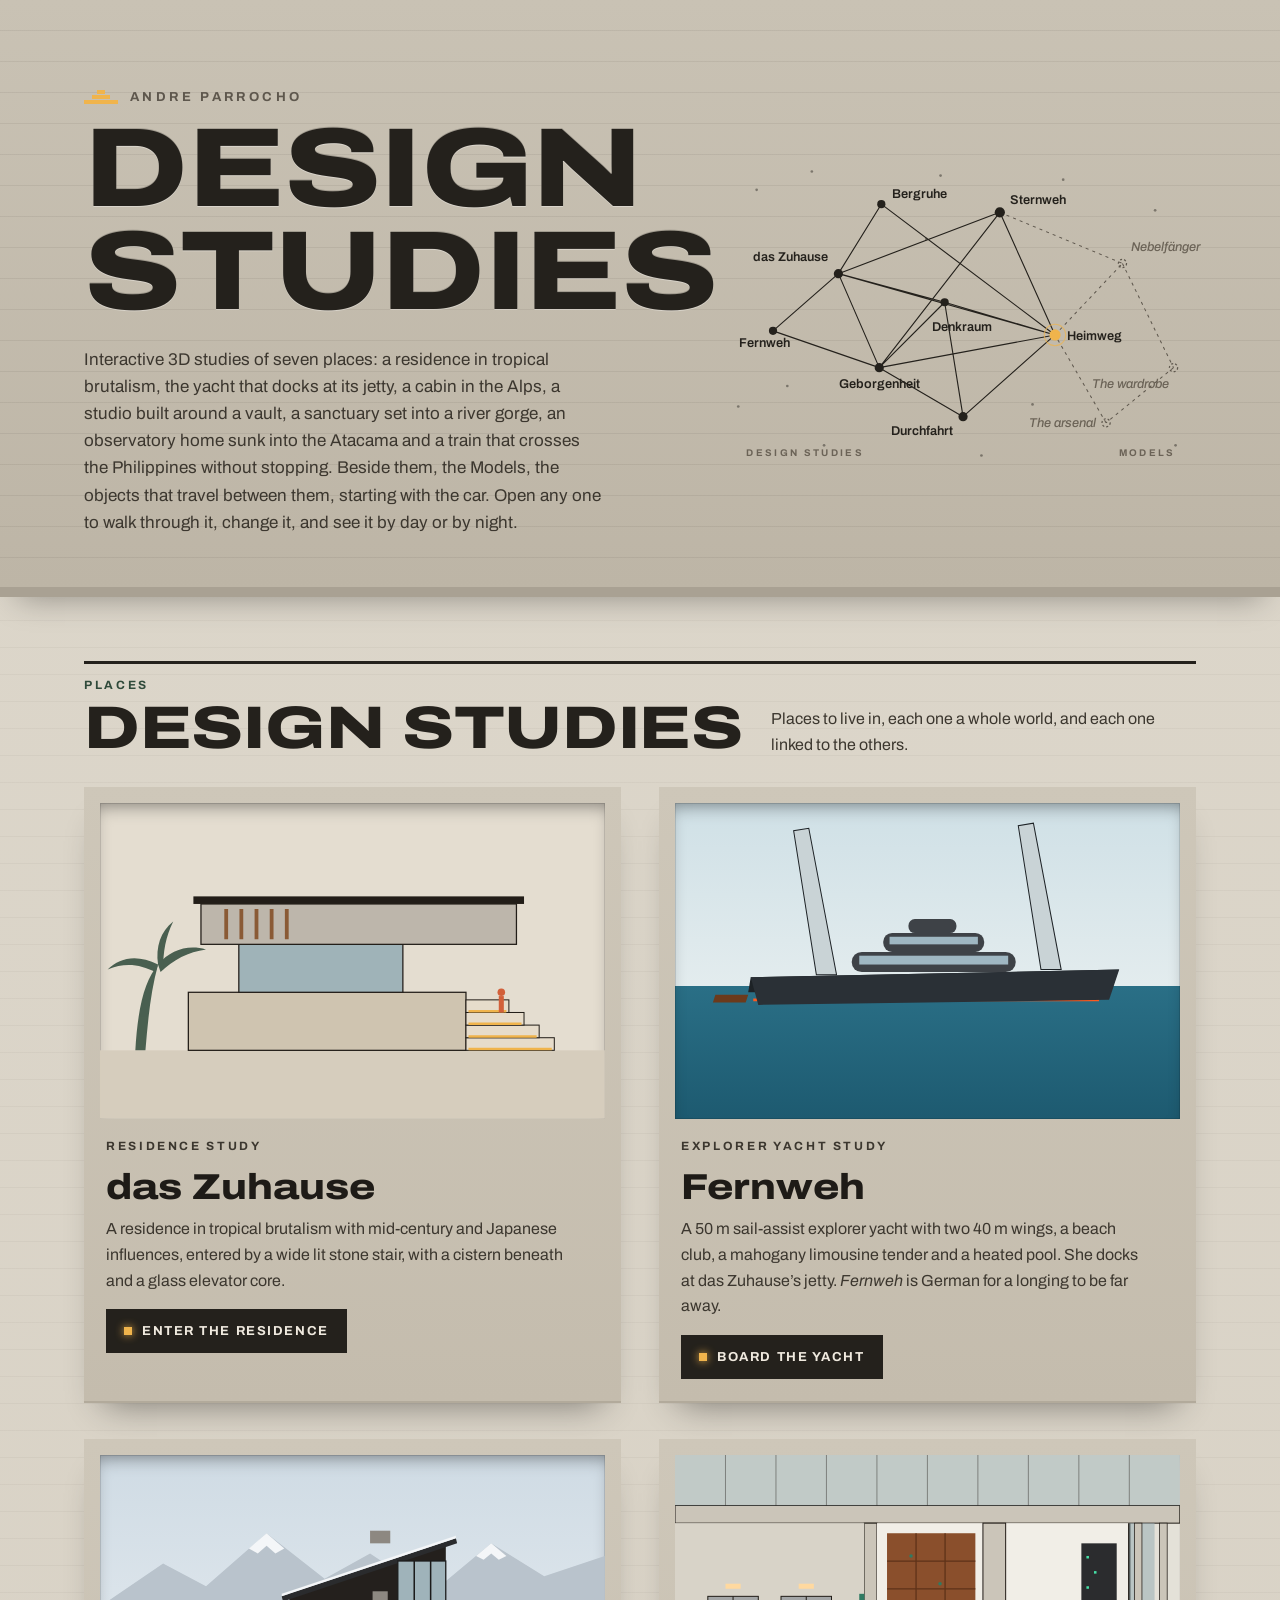
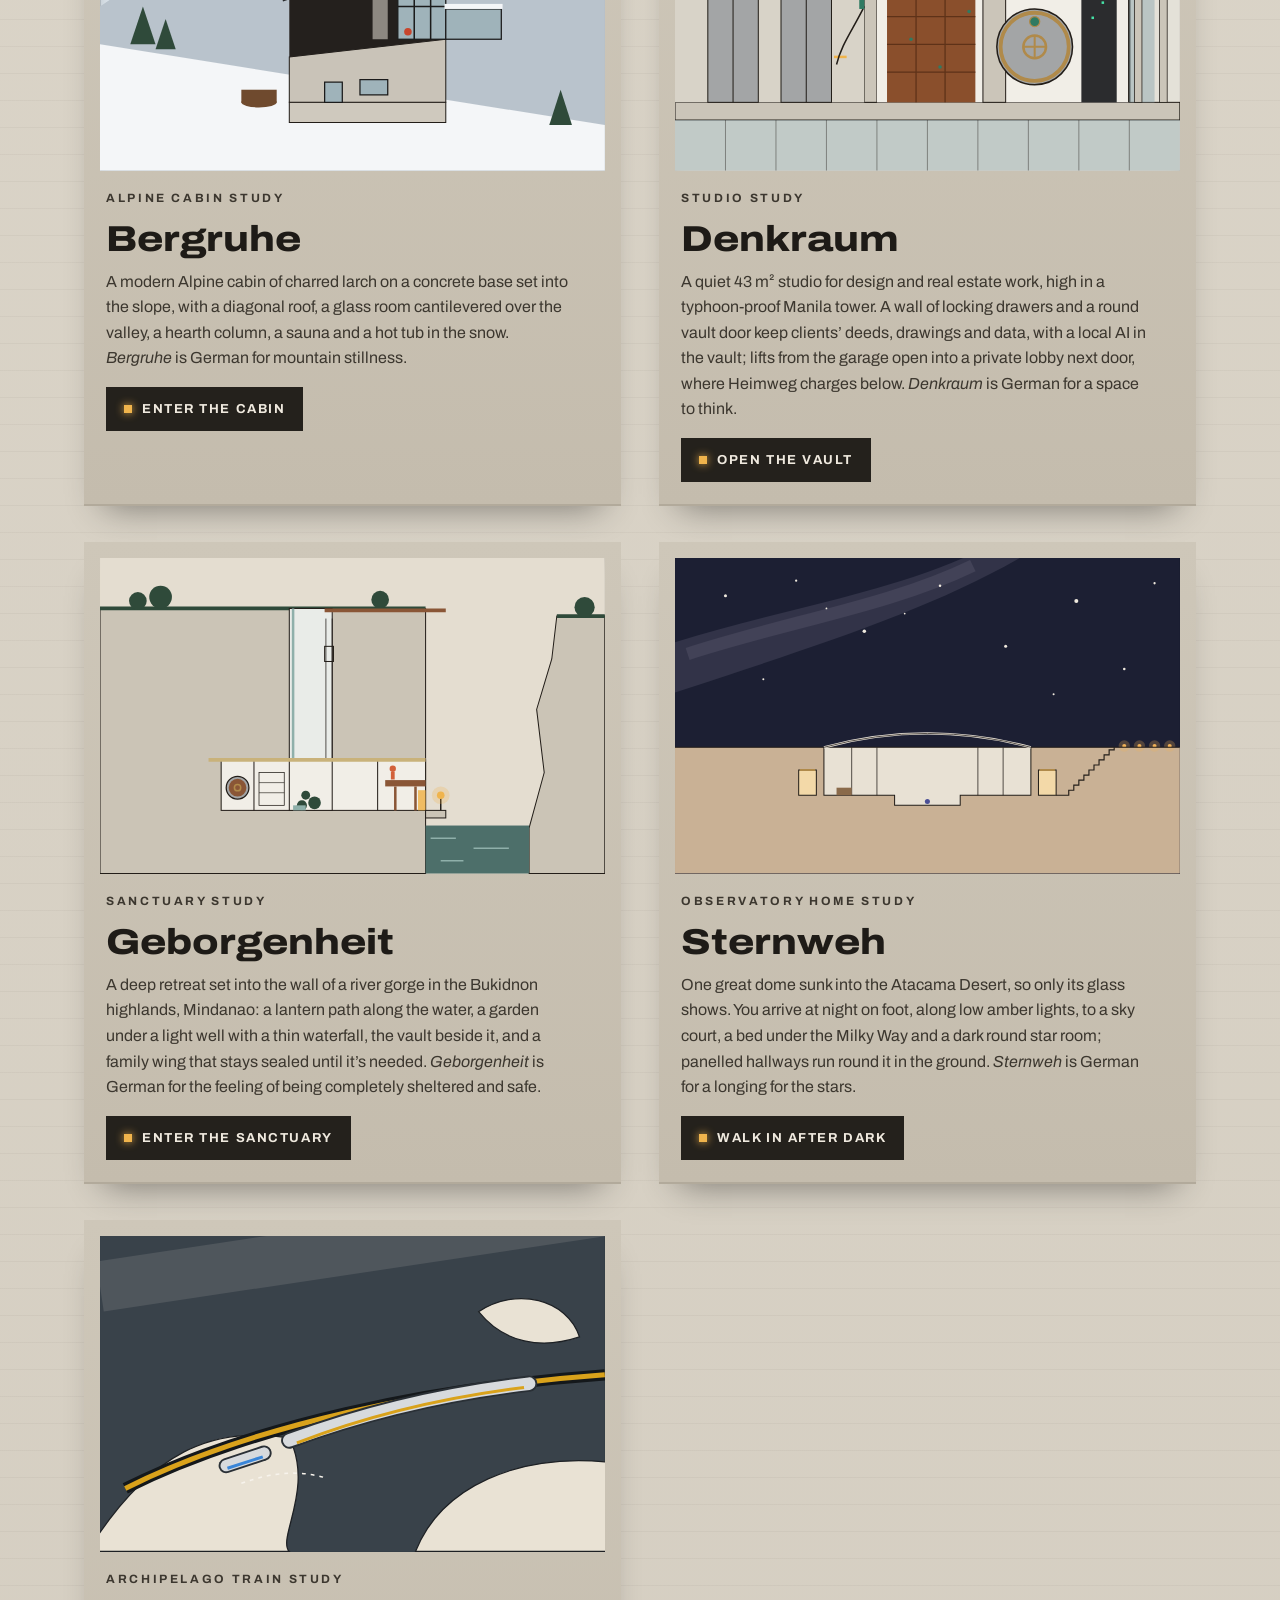
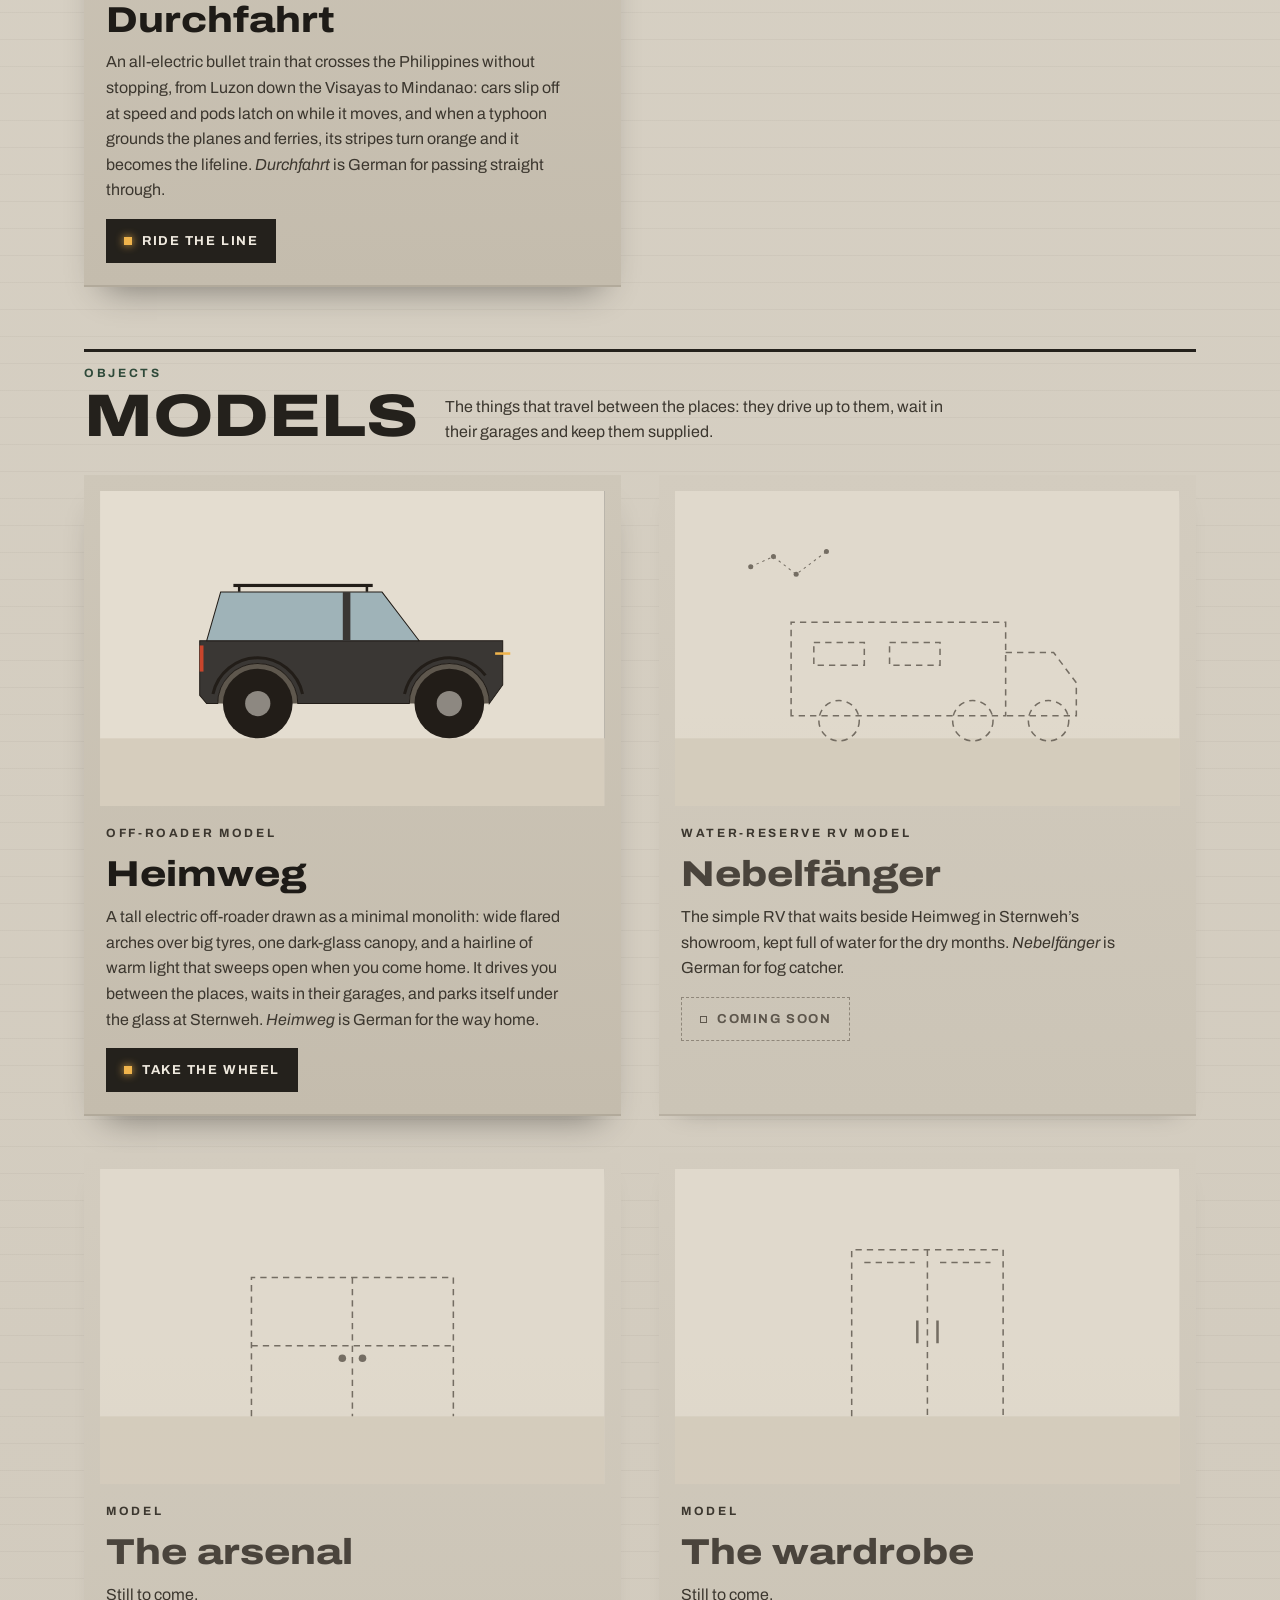
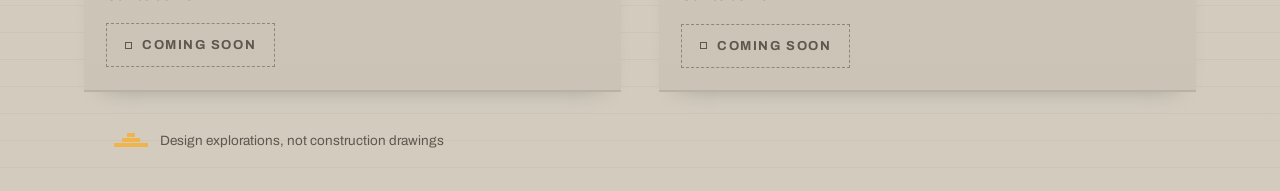
<file: studies/index.html>
<!DOCTYPE html><html lang="en"><head><meta charset="utf-8"><title>Design Studies</title><meta http-equiv="refresh" content="0; url=../"><link rel="canonical" href="https://24-00237.github.io/daszehause/"></head><body><p>The Design Studies page has moved to <a href="../">the home page</a>.</p></body></html>
</file>
